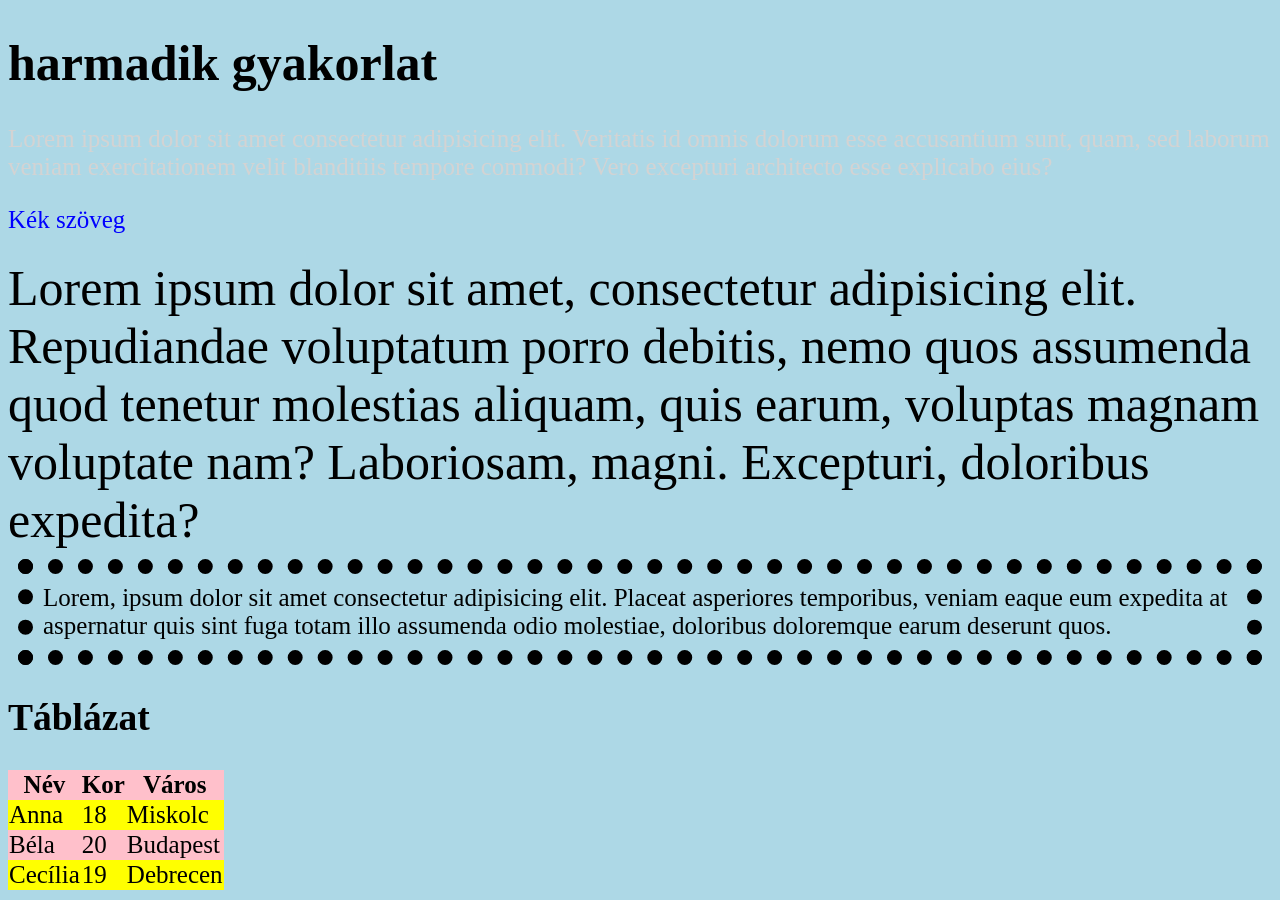
<file: 0921/index.html>
<!DOCTYPE html>

<html lang="hu">
<head>
    <meta charset="UTF-8">
    <meta name="viewport" content="width=device-width, initial-scale=1.0">

<link rel="stylesheet" href="harmadikgyak.css">
</head>

<body>

<h1>harmadik gyakorlat</h1>

<p>Lorem ipsum dolor sit amet consectetur adipisicing elit. Veritatis id omnis dolorum esse accusantium sunt, quam, sed laborum veniam exercitationem velit blanditiis tempore commodi? Vero excepturi architecto esse explicabo eius?</p>

<p class="blueClass">Kék szöveg</p>

<important>Lorem ipsum dolor sit amet, consectetur adipisicing elit. Repudiandae voluptatum porro debitis, nemo quos assumenda quod tenetur molestias aliquam, quis earum, voluptas magnam voluptate nam? Laboriosam, magni. Excepturi, doloribus expedita?</important>

<div class="borderClass">
    Lorem, ipsum dolor sit amet consectetur adipisicing elit. Placeat asperiores temporibus, veniam eaque eum expedita at aspernatur quis sint fuga totam illo assumenda odio molestiae, doloribus doloremque earum deserunt quos.
</div>

<h2>Táblázat</h2>

<table class="re">
    <tr>
        <th>Név</th>
        <th>Kor</th>
        <th>Város</th>
    </tr>

    <tr>
        <td>Anna</td>
        <td>18</td>
        <td>Miskolc</td>
    </tr>

    <tr>
        <td>Béla</td>
        <td>20</td>
        <td>Budapest</td>
    </tr>

    <tr>
        <td>Cecília</td>
        <td>19</td>
        <td>Debrecen</td>
    </tr>
</table>

</body>
</html>
</file>
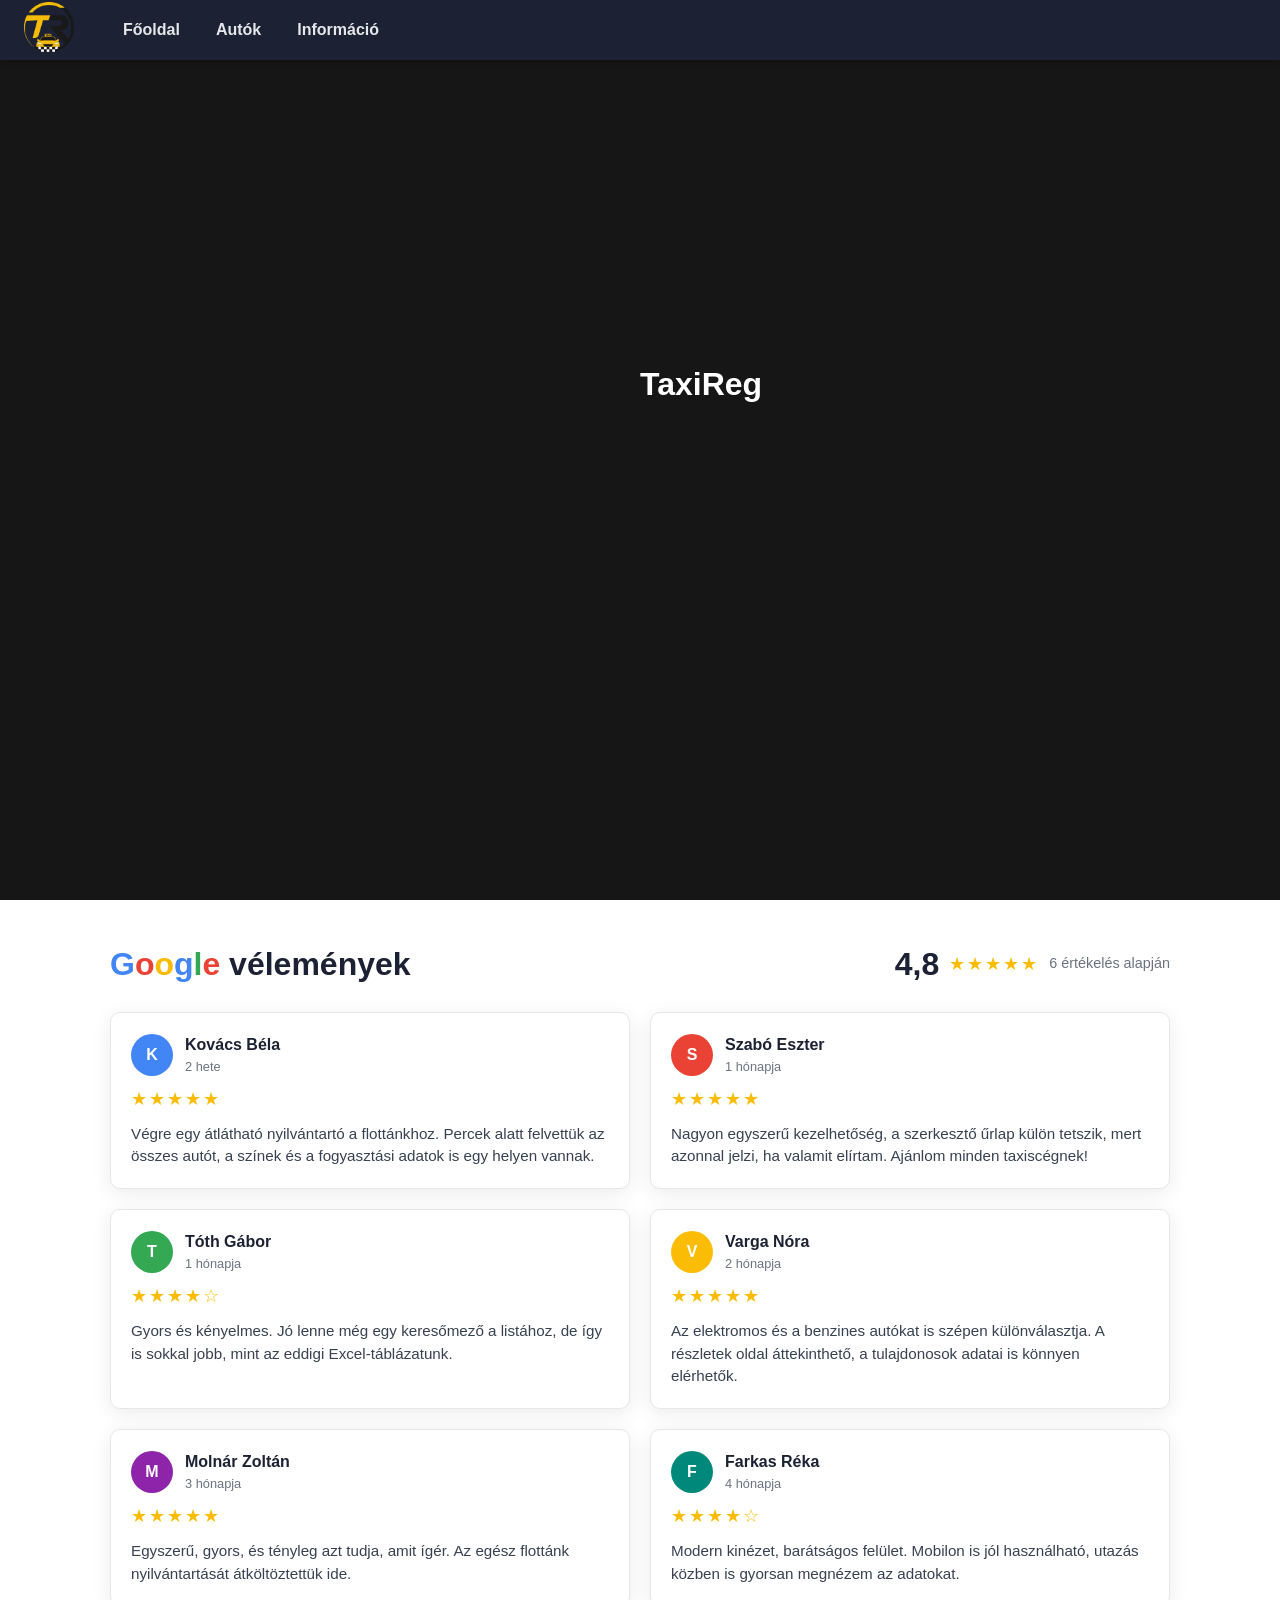
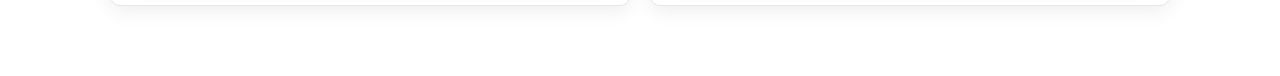
<file: feleves/index.html>
<!DOCTYPE html>
<html lang="hu">
<head>
    <meta charset="UTF-8">
    <meta name="viewport" content="width=device-width, initial-scale=1.0">
    <title>TaxiReg - Főoldal</title>
    <link rel="stylesheet" href="style.css?v=2">
    <link rel="stylesheet" href="form.css">
</head>
<body>
    <div class="intro">
        <h1 class="logo-header">
            <span class="logo">Taxi</span><span class="logo">Reg</span>
        </h1>
    </div>

    <div class="login-container">
        <h1 class="login-title">Üdvözöljük a TaxiReg oldalán!</h1>
        <div class="bemutato-card">
            <p>A <strong>TaxiReg</strong> egy modern online platform, amely segíti az utasok és
            taxisofőrök egymásra találását. Részletes adatbázist kínál a járművekről és
            sofőrökről, beleértve a műszaki adatokat, felszereltséget és értékeléseket. A
            személyre szabható keresési szűrők révén a felhasználók könnyen megtalálhatják az
            igényeiknek leginkább megfelelő taxit, így az utazás gyorsabb, kényelmesebb és
            biztonságosabb lesz.</p>
        </div>

        <div class="login-card">
            <img src="logo.png" alt="TaxiReg logó">
            <p><strong>Kezeld a taxiflotta autóit egy helyen!</strong></p>
            <a id="start-btn" href="cars.html">Tovább az autókhoz</a>
        </div>
    </div>


    <section class="reviews" aria-labelledby="reviews-title">
        <div class="reviews-head">
            <h2 id="reviews-title" class="reviews-title">
                <span class="g-blue">G</span><span class="g-red">o</span><span class="g-yellow">o</span><span class="g-blue">g</span><span class="g-green">l</span><span class="g-red">e</span> vélemények
            </h2>
            <div class="reviews-summary">
                <span class="reviews-score">4,8</span>
                <span class="review-stars">★★★★★</span>
                <span class="reviews-count">6 értékelés alapján</span>
            </div>
        </div>
        <div class="reviews-grid">
            <article class="review-card">
                <div class="review-top">
                    <span class="review-avatar" style="background:#4285f4;">K</span>
                    <div>
                        <div class="review-name">Kovács Béla</div>
                        <div class="review-date">2 hete</div>
                    </div>
                </div>
                <div class="review-stars" role="img" aria-label="5 csillag az 5-ből">★★★★★</div>
                <p class="review-text">Végre egy átlátható nyilvántartó a flottánkhoz. Percek alatt felvettük az összes autót, a színek és a fogyasztási adatok is egy helyen vannak.</p>
            </article>
            <article class="review-card">
                <div class="review-top">
                    <span class="review-avatar" style="background:#ea4335;">S</span>
                    <div>
                        <div class="review-name">Szabó Eszter</div>
                        <div class="review-date">1 hónapja</div>
                    </div>
                </div>
                <div class="review-stars" role="img" aria-label="5 csillag az 5-ből">★★★★★</div>
                <p class="review-text">Nagyon egyszerű kezelhetőség, a szerkesztő űrlap külön tetszik, mert azonnal jelzi, ha valamit elírtam. Ajánlom minden taxiscégnek!</p>
            </article>
            <article class="review-card">
                <div class="review-top">
                    <span class="review-avatar" style="background:#34a853;">T</span>
                    <div>
                        <div class="review-name">Tóth Gábor</div>
                        <div class="review-date">1 hónapja</div>
                    </div>
                </div>
                <div class="review-stars" role="img" aria-label="4 csillag az 5-ből">★★★★☆</div>
                <p class="review-text">Gyors és kényelmes. Jó lenne még egy keresőmező a listához, de így is sokkal jobb, mint az eddigi Excel-táblázatunk.</p>
            </article>
            <article class="review-card">
                <div class="review-top">
                    <span class="review-avatar" style="background:#fbbc05;">V</span>
                    <div>
                        <div class="review-name">Varga Nóra</div>
                        <div class="review-date">2 hónapja</div>
                    </div>
                </div>
                <div class="review-stars" role="img" aria-label="5 csillag az 5-ből">★★★★★</div>
                <p class="review-text">Az elektromos és a benzines autókat is szépen különválasztja. A részletek oldal áttekinthető, a tulajdonosok adatai is könnyen elérhetők.</p>
            </article>
            <article class="review-card">
                <div class="review-top">
                    <span class="review-avatar" style="background:#8e24aa;">M</span>
                    <div>
                        <div class="review-name">Molnár Zoltán</div>
                        <div class="review-date">3 hónapja</div>
                    </div>
                </div>
                <div class="review-stars" role="img" aria-label="5 csillag az 5-ből">★★★★★</div>
                <p class="review-text">Egyszerű, gyors, és tényleg azt tudja, amit ígér. Az egész flottánk nyilvántartását átköltöztettük ide.</p>
            </article>
            <article class="review-card">
                <div class="review-top">
                    <span class="review-avatar" style="background:#00897b;">F</span>
                    <div>
                        <div class="review-name">Farkas Réka</div>
                        <div class="review-date">4 hónapja</div>
                    </div>
                </div>
                <div class="review-stars" role="img" aria-label="4 csillag az 5-ből">★★★★☆</div>
                <p class="review-text">Modern kinézet, barátságos felület. Mobilon is jól használható, utazás közben is gyorsan megnézem az adatokat.</p>
            </article>
        </div>
    </section>

        <script src="app.js?v=2"></script></body>
</html>
</file>
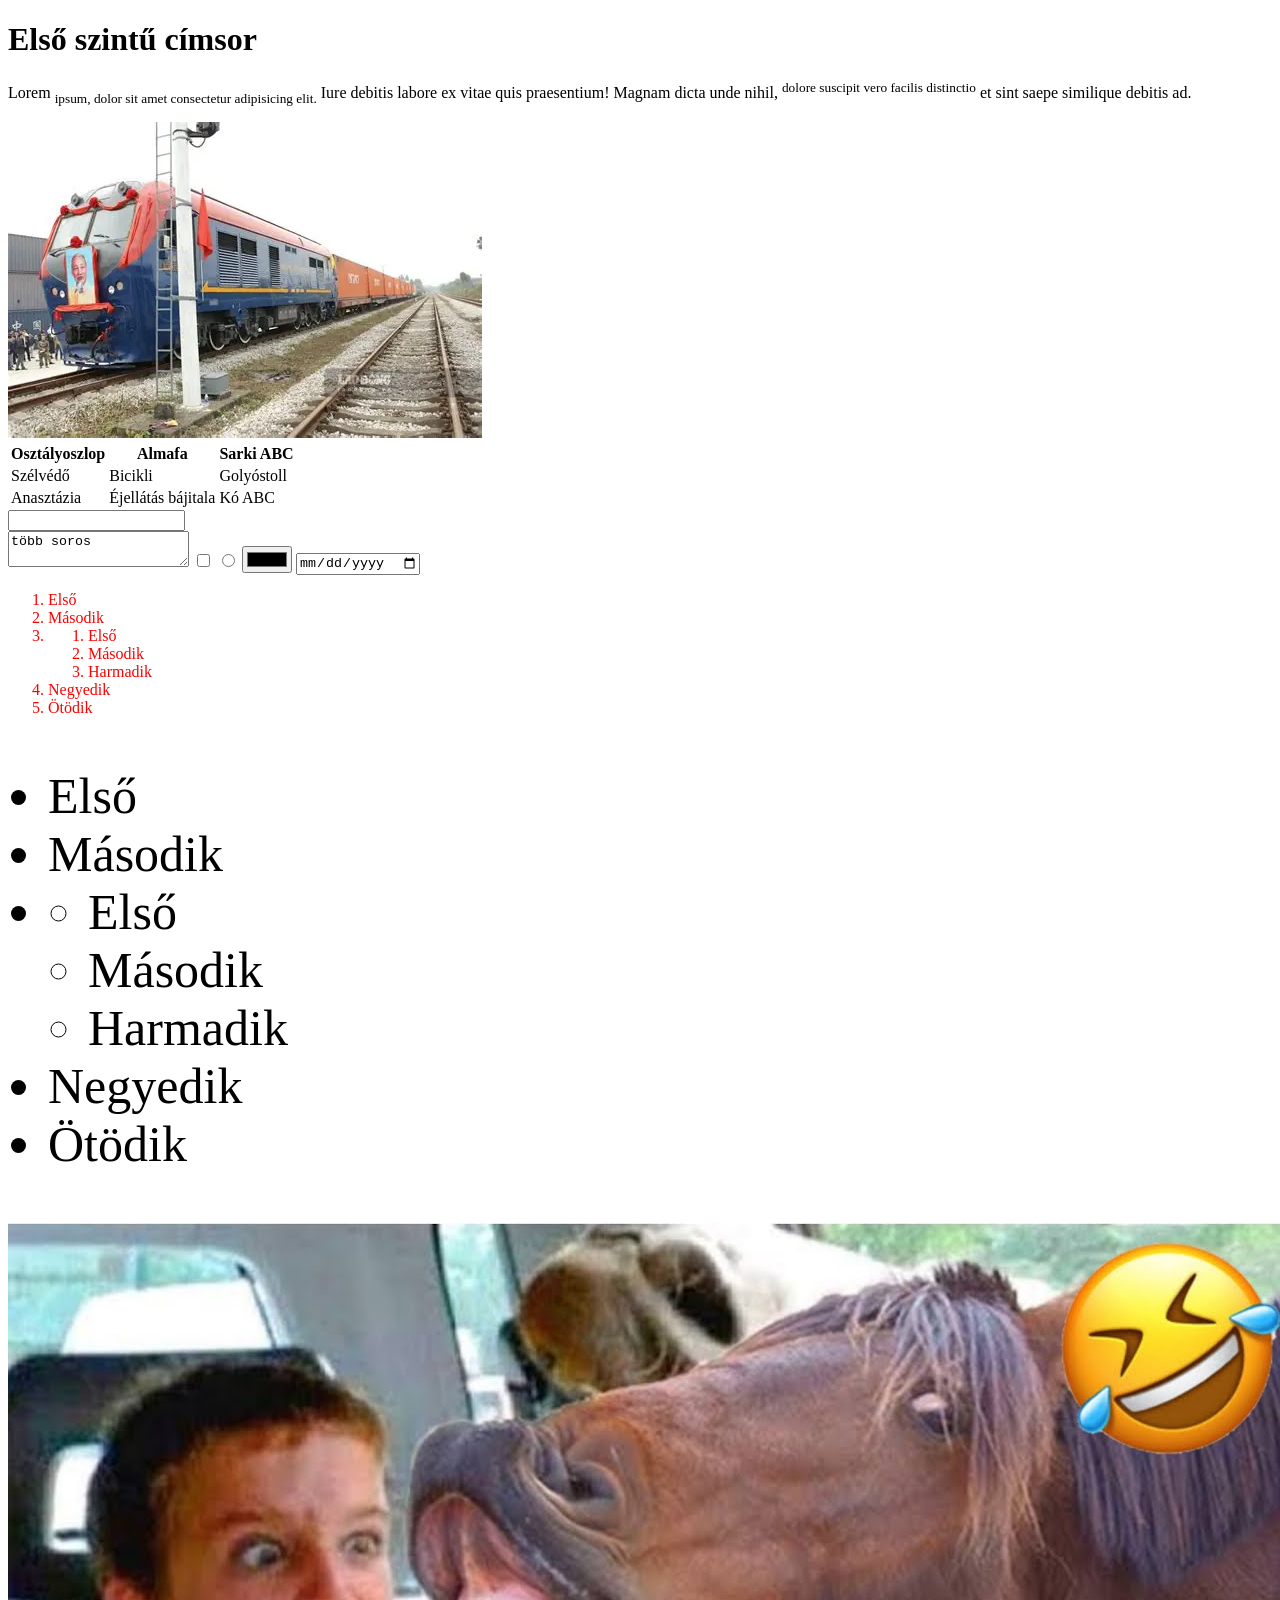
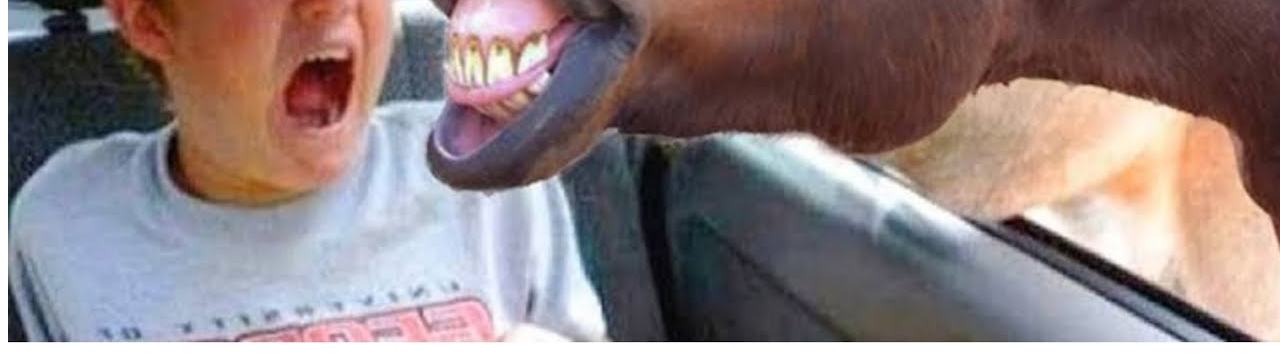
<file: gyak1/index.html>
<!DOCTYPE html>
<html lang="en">
<head>
    <meta charset="UTF-8">
    <meta name="viewport" content="width=device-width, initial-scale=1.0">
    <title>gyak1</title>
</head>
<body>
    <h1>Első szintű címsor</h1>
    <p>Lorem <sub>ipsum, dolor sit amet consectetur adipisicing elit.</sub> Iure debitis labore ex vitae quis praesentium! 
        Magnam dicta unde nihil, <sup>dolore suscipit vero facilis distinctio</sup> et sint saepe similique debitis ad.
    </p>
    <img src="kep.webp">
    <div stlye="font-family: Helvetica">
        <table>
            <tr>
            <th>Osztályoszlop</th>
            <th>Almafa</th>
            <th>Sarki ABC </th>
            </tr>
            <tr>
                <td>Szélvédő</td>
                <td>Bicikli</td>
                <td>Golyóstoll </td>
                </tr>
                <tr>
                    <td>Anasztázia</td>
                    <td>Éjellátás bájitala</td>
                    <td>Kó ABC </td>
                    </tr>

        </table>
    </div>

<input type="text">
<br>
<textarea name="szoveg" id="tobbsor">több soros</textarea>
<input type="checkbox">
<input type="radio">
<input type="color">
<input type="date">

<div style="color:red">
    <ol>
        <li>Első</li>
        <li>Második</li>
        <li><ol>
            <li>Első</li>
            <li>Második</li>
            <li>Harmadik</li>
        </ol></li>
        <li>Negyedik</li>
        <li>Ötödik</li>
    </ol>
</div>


<div style="font-size: 50px;">
    <ul>
        <li>Első</li>
        <li>Második</li>
        <li><ul>
            <li>Első</li>
            <li>Második</li>
            <li>Harmadik</li>
        </ul></li>
        <li>Negyedik</li>
        <li>Ötödik</li>
    </ul>
</div>


<img src="maxresdefault.jpg" alt="vicsorító ló">

</body>
</html>
</file>
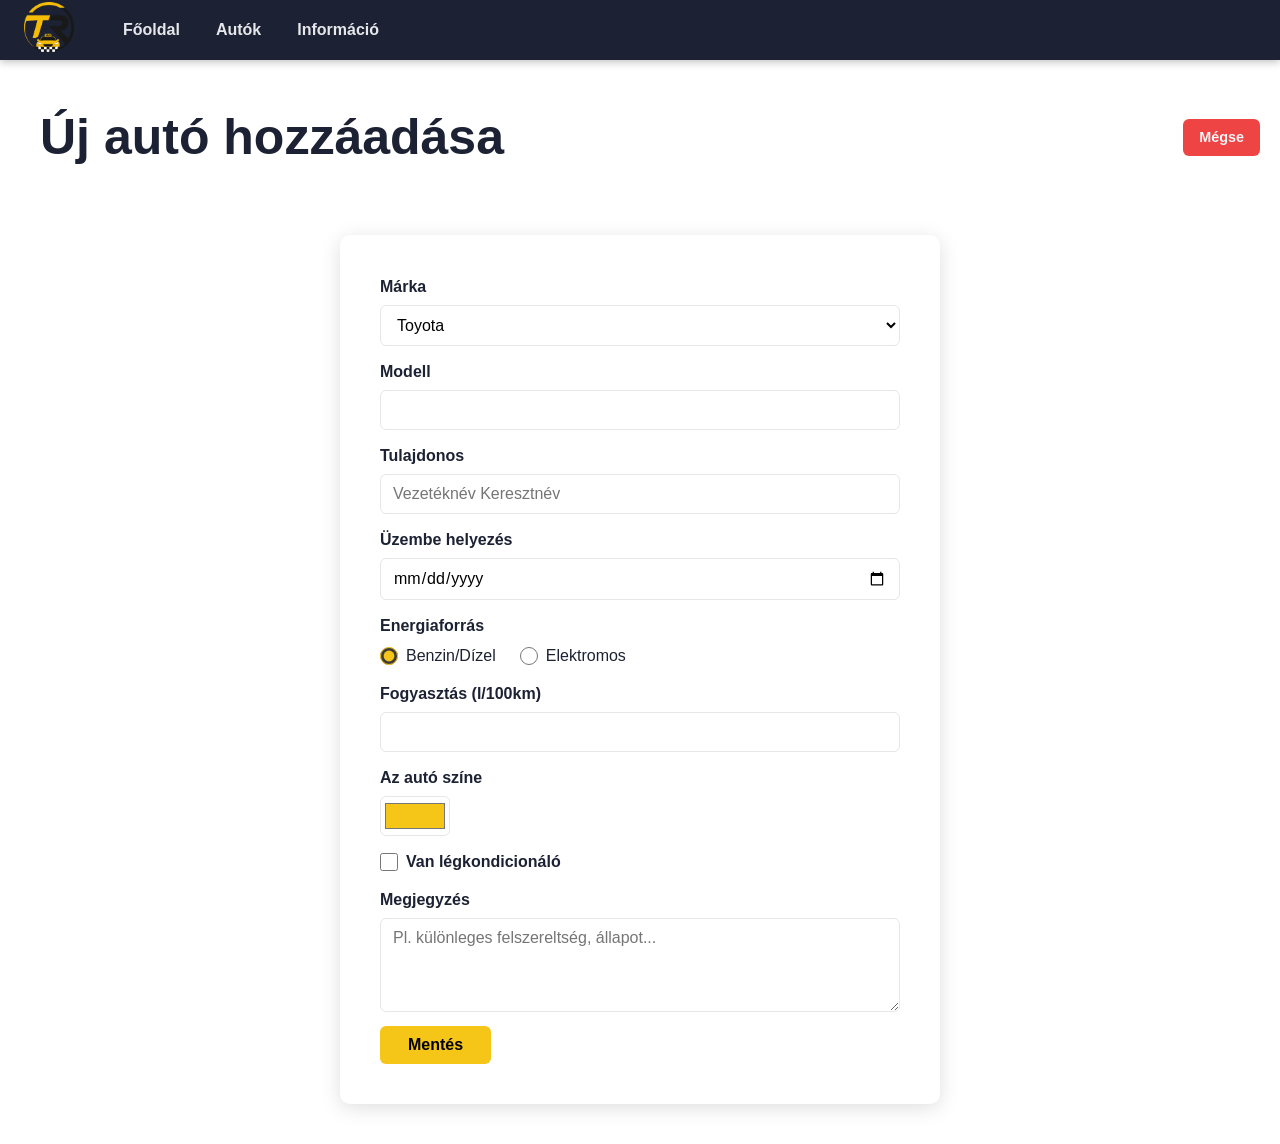
<file: feleves/add-car.html>
<!DOCTYPE html>
<html lang="hu">
<head>
    <meta charset="UTF-8">
    <meta name="viewport" content="width=device-width, initial-scale=1.0">
    <title>TaxiReg - Új autó hozzáadása</title>
    <link rel="stylesheet" href="style.css">
    <link rel="stylesheet" href="form.css">
</head>
<body>
<div class="header">
    <h1 class="cars-title">Új autó hozzáadása</h1>
    <a href="cars.html" class="header-btnred">Mégse</a>
</div>

<form class="form" novalidate id="form">
    <div class="form-group">
        <label for="brand">Márka</label>
        <select id="brand"></select>
    </div>
    <div class="form-group">
        <label for="model">Modell</label>
        <input id="model" type="text">
        <span class="field-error" id="err-model" role="alert"></span>
    </div>
    <div class="form-group">
        <label for="owner">Tulajdonos</label>
        <input type="text" id="owner" placeholder="Vezetéknév Keresztnév">
        <span class="field-error" id="err-owner" role="alert"></span>
    </div>
    <div class="form-group">
        <label for="date">Üzembe helyezés</label>
        <input type="date" id="date">
        <span class="field-error" id="err-date" role="alert"></span>
    </div>
    <div class="form-group">
        <label>Energiaforrás</label>
        <div class="inline-options">
            <label><input type="radio" name="fuel" value="fuel" checked> Benzin/Dízel</label>
            <label><input type="radio" name="fuel" value="electric"> Elektromos</label>
        </div>
    </div>
    <div class="form-group" id="fuelUseGroup">
        <label for="fuelUse">Fogyasztás (l/100km)</label>
        <input type="number" id="fuelUse" min="0" step="0.1">
        <span class="field-error" id="err-fuelUse" role="alert"></span>
    </div>
    <div class="form-group">
        <label for="color">Az autó színe</label>
        <input type="color" id="color" value="#f5c518">
    </div>
    <div class="form-group">
        <label class="check-label"><input type="checkbox" id="airCon"> Van légkondicionáló</label>
    </div>
    <div class="form-group">
        <label for="note">Megjegyzés</label>
        <textarea id="note" rows="4" placeholder="Pl. különleges felszereltség, állapot..."></textarea>
        <span class="field-error" id="err-note" role="alert"></span>
    </div>
    <button type="submit" class="btn">
        <span class="button_text">Mentés</span>
    </button>
</form>

<script src="app.js"></script>
<script>

    fillBrandSelect('brand');

    function readForm() {
        const electric = document.querySelector('input[name="fuel"]:checked').value === 'electric';
        return {
            brand: document.getElementById('brand').value,
            model: document.getElementById('model').value.trim(),
            owner: document.getElementById('owner').value.trim(),
            dayOfCommission: document.getElementById('date').value,
            electric: electric,
            fuelUse: electric ? 0 : parseFloat(document.getElementById('fuelUse').value),
            color: document.getElementById('color').value,
            airCon: document.getElementById('airCon').checked,
            note: document.getElementById('note').value.trim()
        };
    }

    function toggleFuelUse() {
        const electric = document.querySelector('input[name="fuel"]:checked').value === 'electric';
        document.getElementById('fuelUseGroup').style.display = electric ? 'none' : '';
        if (electric) {
            document.getElementById('fuelUse').value = '';
            setFieldError('fuelUse', '', '');
        }
    }

    document.querySelectorAll('input[name="fuel"]').forEach(r => r.addEventListener('change', toggleFuelUse));
    enableLiveValidation(readForm, '');

    document.getElementById('form').addEventListener('submit', function (e) {
    e.preventDefault();
    const car = readForm();
    if (!showFieldErrors(validateCar(car), '')) return;

    const btn = this.querySelector('button.btn');
    btn.classList.add('button--loading');
    btn.disabled = true;

    const wait = new Promise(resolve => setTimeout(resolve, 1000));

    Promise.all([createCar(car), wait])
        .then(() => {
            btn.classList.remove('button--loading');
            alert('Autó sikeresen létrehozva!');
            window.location.href = 'cars.html';
        })
        .catch(err => {
            btn.classList.remove('button--loading');
            btn.disabled = false;
            alert('Hiba: ' + err.message);
        });
});
</script>
</body>
</html>
</file>
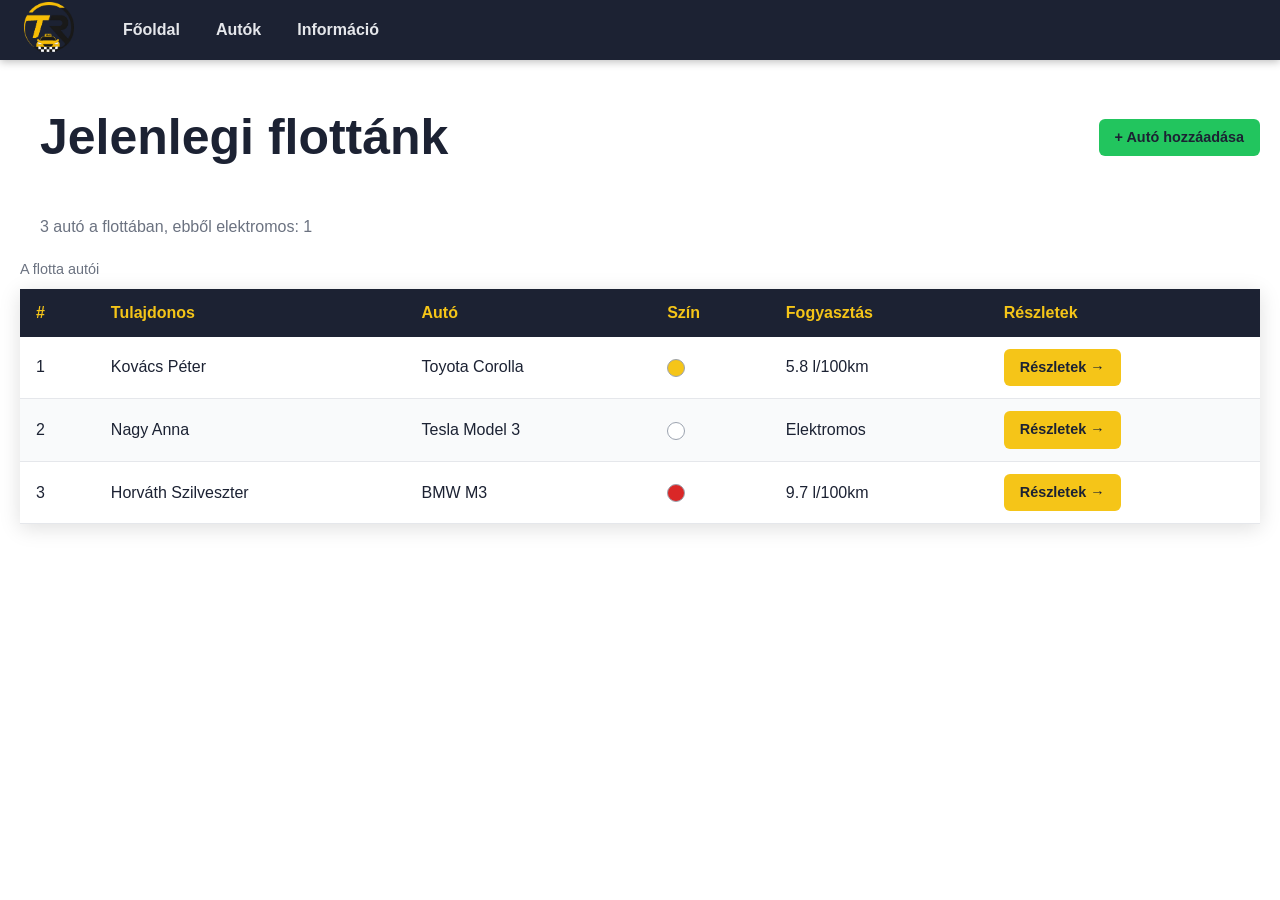
<file: feleves/car.html>
<!DOCTYPE html>
<html lang="hu">
<head>
    <meta charset="UTF-8">
    <meta name="viewport" content="width=device-width, initial-scale=1.0">
    <title>TaxiReg - Autó részletei</title>
    <link rel="stylesheet" href="style.css">
</head>
<body>
    <div id="car-detail"></div>
    <script src="app.js"></script>
    <script>

        const id = new URLSearchParams(window.location.search).get('id');
        if (!id) {
            alert("Nincs autó kiválasztva.");
            window.location.href = 'cars.html';
        }

        getCarDetails(id).then(car => {
            document.getElementById('car-detail').innerHTML = `
    <div class="car-detail-header">
        <span class="car-id">#${car.id}</span>
        <h1>${esc(car.brand)} ${esc(car.model)}</h1>
        <a class="btn-edt" href="editcar.html?id=${car.id}">Módosítás</a>
    </div>
    <div class="car-detail-grid">
        <div class="car-detail-item">
            <span class="car-detail-label">Tulajdonos</span>
            <span class="car-detail-value">${esc(car.owner)}</span>
        </div>
        <div class="car-detail-item">
            <span class="car-detail-label">Üzembe helyezés ideje</span>
            <span class="car-detail-value">${esc(car.dayOfCommission)}</span>
        </div>
        <div class="car-detail-item">
            <span class="car-detail-label">Fogyasztás</span>
            <span class="car-detail-value">${car.electric ? 'Elektromos' : Math.round(car.fuelUse * 10) / 10 + ' l/100km'}</span>
        </div>
        <div class="car-detail-item">
            <span class="car-detail-label">Hajtás</span>
            <span class="car-detail-value">${car.electric ? 'Elektromos' : 'Benzin/Dízel'}</span>
        </div>
        <div class="car-detail-item">
            <span class="car-detail-label">Szín</span>
            <span class="car-detail-value"><span class="color-dot" style="background:${esc(car.color || '#cccccc')};"></span> ${esc(car.color || '')}</span>
        </div>
        <div class="car-detail-item">
            <span class="car-detail-label">Klíma</span>
            <span class="car-detail-value">${car.airCon ? 'Van' : 'Nincs'}</span>
        </div>
        <div class="car-detail-item">
            <span class="car-detail-label">Megjegyzés</span>
            <span class="car-detail-value">${car.note ? esc(car.note) : '–'}</span>
        </div>
    </div>
    <div class="btn-row">
        <a class="btn" href="cars.html">← Vissza</a>
        <button class="btn-trl" onclick="handleDelete()">Törlés</button>
    </div>`;
        }).catch(err => {
            alert('Hiba: ' + err.message);
            window.location.href = 'cars.html';
        });

        function handleDelete() {
            if (!confirm('Biztosan törölni szeretnéd ezt az autót?')) return;
            deleteCar(id)
                .then(() => {
                    alert('Autó sikeresen törölve!');
                    window.location.href = 'cars.html';
                })
                .catch(err => alert('Hiba történt a törlés során: ' + err.message));
        }
    </script>
</body>
</html>
</file>
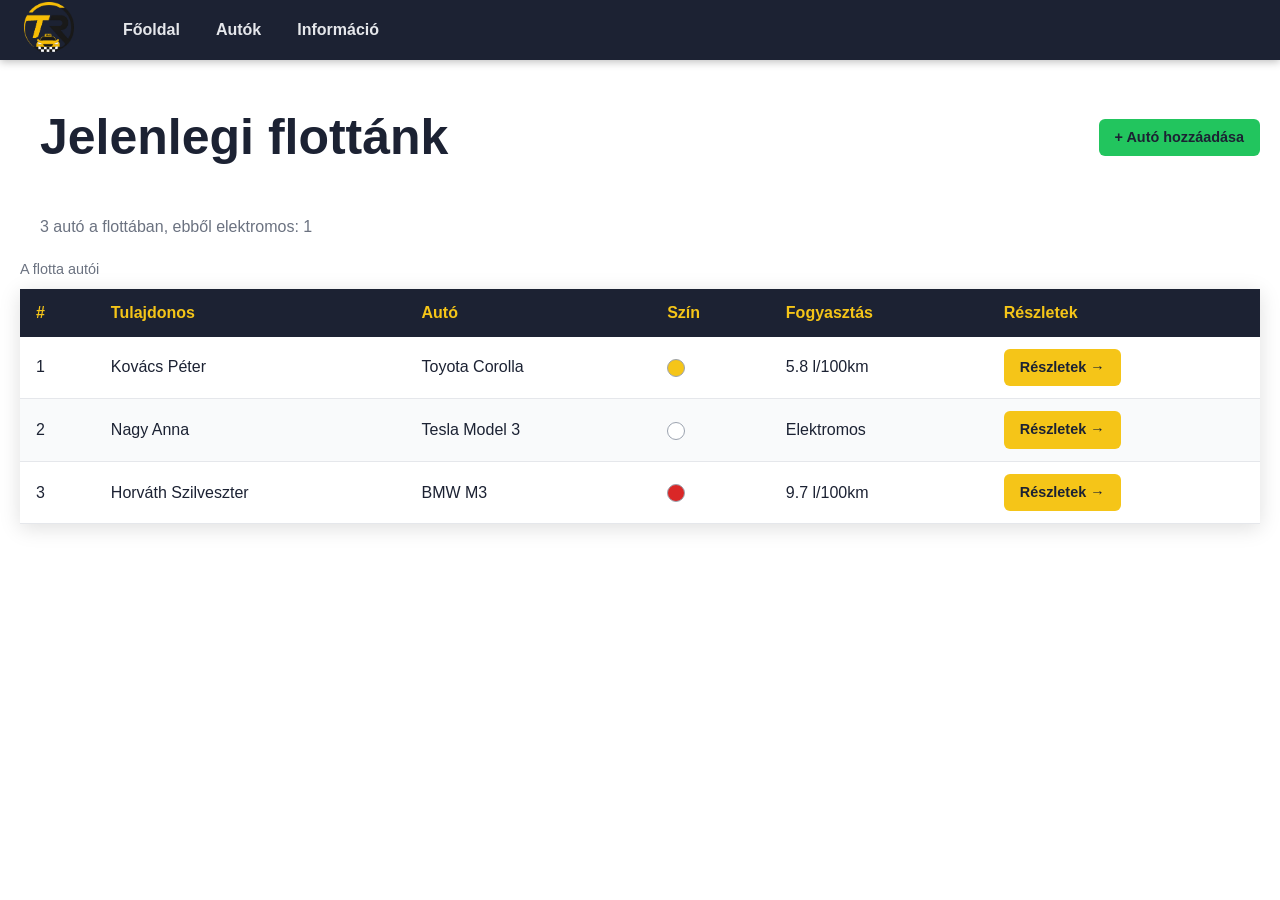
<file: feleves/cars.html>
<!DOCTYPE html>
<html lang="hu">
<head>
    <meta charset="UTF-8">
    <meta name="viewport" content="width=device-width, initial-scale=1.0">
    <title>TaxiReg - Autók</title>
    <link rel="stylesheet" href="style.css">
    <style>
        #summary { padding: 0 20px 12px 40px; color: #6b7280; }
        .empty { padding: 20px; color: #6b7280; }
    </style>
</head>
<body>
<div class="header">
    <h1 class="cars-title">Jelenlegi flottánk</h1>
    <a href="add-car.html" class="header-btn">+ Autó hozzáadása</a>
</div>

<p id="summary"></p>

<div class="table-wrap">
    <table class="car-table">
        <caption>A flotta autói</caption>
        <thead>
            <tr>
                <th>#</th>
                <th>Tulajdonos</th>
                <th>Autó</th>
                <th>Szín</th>
                <th>Fogyasztás</th>
                <th>Részletek</th>
            </tr>
        </thead>
        <tbody id="car-list"></tbody>
    </table>
</div>

<script src="app.js"></script>
<script>

    getCars().then(cars => {
        const list = document.getElementById("car-list");
        document.getElementById("summary").textContent = cars.length + ' autó a flottában, ebből elektromos: ' + cars.filter(c => c.electric).length;

        if (cars.length === 0) {
            list.innerHTML = '<tr><td colspan="6" class="empty">Még nincs egyetlen autó sem a flottában. Add hozzá az elsőt!</td></tr>';
            return;
        }
        cars.forEach(car => {
            const row = document.createElement('tr');
            row.innerHTML = `
                <td>${car.id}</td>
                <td>${esc(car.owner)}</td>
                <td>${esc(car.brand)} ${esc(car.model)}</td>
                <td><span class="color-dot" style="background:${esc(car.color || '#cccccc')};"></span></td>
                <td>${car.electric ? 'Elektromos' : Math.round(car.fuelUse * 10) / 10 + ' l/100km'}</td>
                <td><a href="car.html?id=${car.id}" class="btn">Részletek →</a></td>`;
            list.appendChild(row);
        });
    });
</script>
</body>
</html>
</file>
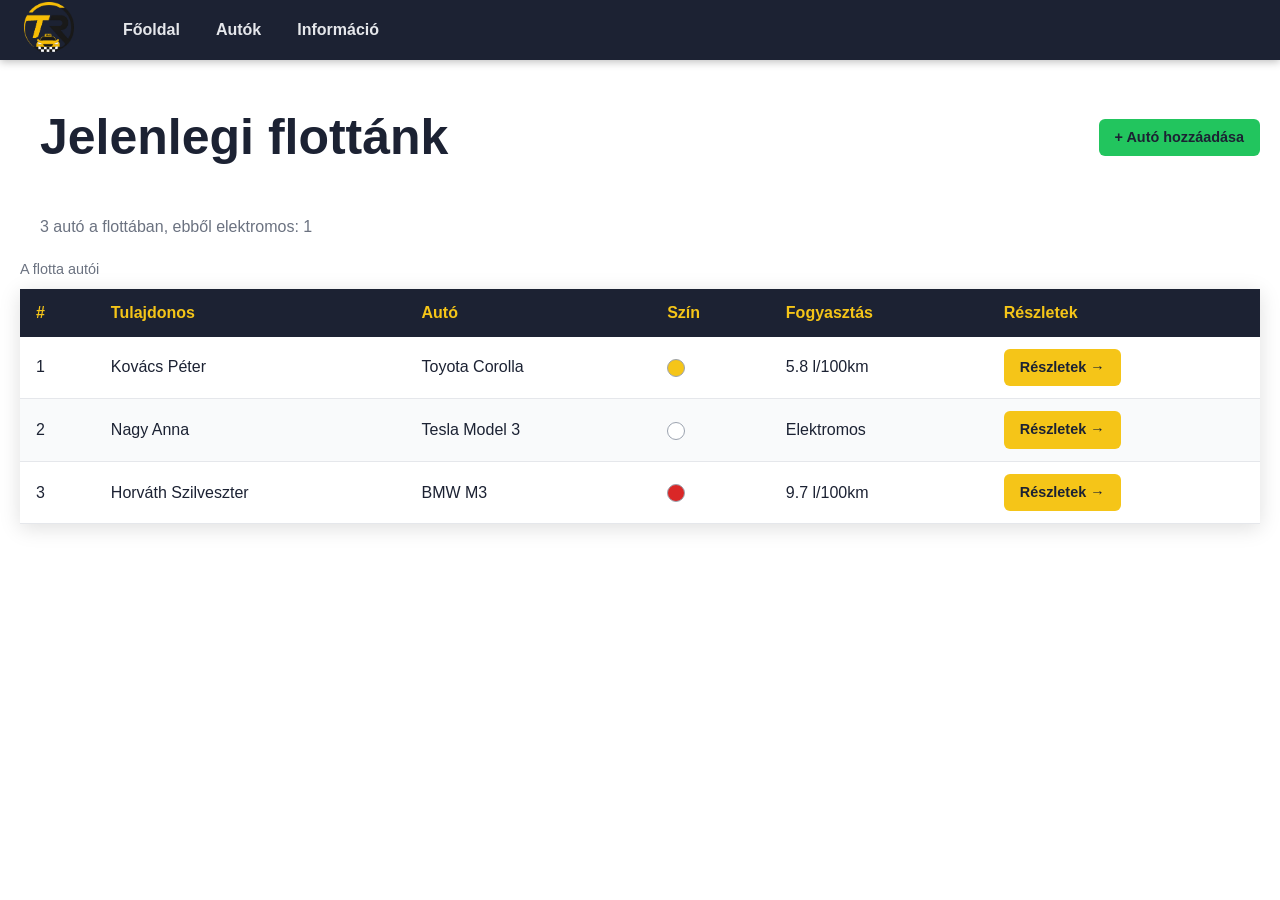
<file: feleves/editcar.html>
<!DOCTYPE html>
<html lang="hu">
<head>
    <meta charset="UTF-8">
    <meta name="viewport" content="width=device-width, initial-scale=1.0">
    <title>TaxiReg - Autó szerkesztése</title>
    <link rel="stylesheet" href="style.css">
    <link rel="stylesheet" href="form.css">
</head>
<body>
<div class="header">
    <h1 class="cars-title">Autó szerkesztése</h1>
    <a id="back-btn" href="cars.html" class="header-btnred">← Vissza</a>
</div>

<form class="form" novalidate id="editForm">
    <div class="form-group">
        <label for="brand2">Márka</label>
        <select id="brand2"></select>
    </div>
    <div class="form-group">
        <label for="model2">Modell</label>
        <input id="model2" type="text">
        <span class="field-error" id="err-model2" role="alert"></span>
    </div>
    <div class="form-group">
        <label for="owner2">Tulajdonos</label>
        <input type="text" id="owner2" placeholder="Vezetéknév Keresztnév">
        <span class="field-error" id="err-owner2" role="alert"></span>
    </div>
    <div class="form-group">
        <label for="date2">Üzembe helyezés</label>
        <input type="date" id="date2">
        <span class="field-error" id="err-date2" role="alert"></span>
    </div>
    <div class="form-group">
        <label>Energiaforrás</label>
        <div class="inline-options">
            <label><input type="radio" name="fuel2" value="fuel" checked> Benzin/Dízel</label>
            <label><input type="radio" name="fuel2" value="electric"> Elektromos</label>
        </div>
    </div>
    <div class="form-group" id="fuelUseGroup2">
        <label for="fuelUse2">Fogyasztás (l/100km)</label>
        <input type="number" id="fuelUse2" min="0" step="0.1">
        <span class="field-error" id="err-fuelUse2" role="alert"></span>
    </div>
    <div class="form-group">
        <label for="color2">Az autó színe</label>
        <input type="color" id="color2" value="#f5c518">
    </div>
    <div class="form-group">
        <label class="check-label"><input type="checkbox" id="airCon2"> Van légkondicionáló</label>
    </div>
    <div class="form-group">
        <label for="note2">Megjegyzés</label>
        <textarea id="note2" rows="4" placeholder="Pl. különleges felszereltség, állapot..."></textarea>
        <span class="field-error" id="err-note2" role="alert"></span>
    </div>
    <button type="submit" class="btn">
        <span class="button_text">Mentés</span>
    </button>
</form>

<script src="app.js"></script>
<script>

    const carId = new URLSearchParams(window.location.search).get('id');
    if (!carId) {
        alert("Nincs autó kiválasztva.");
        window.location.href = 'cars.html';
    }
    document.getElementById('back-btn').href = 'car.html?id=' + carId;

    fillBrandSelect('brand2');

    function readForm() {
        const electric = document.querySelector('input[name="fuel2"]:checked').value === 'electric';
        return {
            brand: document.getElementById('brand2').value,
            model: document.getElementById('model2').value.trim(),
            owner: document.getElementById('owner2').value.trim(),
            dayOfCommission: document.getElementById('date2').value,
            electric: electric,
            fuelUse: electric ? 0 : parseFloat(document.getElementById('fuelUse2').value),
            color: document.getElementById('color2').value,
            airCon: document.getElementById('airCon2').checked,
            note: document.getElementById('note2').value.trim()
        };
    }

    function toggleFuelUse() {
        const electric = document.querySelector('input[name="fuel2"]:checked').value === 'electric';
        document.getElementById('fuelUseGroup2').style.display = electric ? 'none' : '';
        if (electric) {
            document.getElementById('fuelUse2').value = '';
            setFieldError('fuelUse', '2', '');
        }
    }

    document.querySelectorAll('input[name="fuel2"]').forEach(r => r.addEventListener('change', toggleFuelUse));
    enableLiveValidation(readForm, '2');

    getCarDetails(carId)
        .then(car => {
            document.getElementById('brand2').value = car.brand;
            document.getElementById('model2').value = car.model;
            document.getElementById('owner2').value = car.owner;
            document.getElementById('date2').value = car.dayOfCommission ? car.dayOfCommission.substring(0, 10) : '';
            document.querySelector('input[name="fuel2"][value="' + (car.electric ? 'electric' : 'fuel') + '"]').checked = true;
            document.getElementById('fuelUse2').value = car.electric ? '' : car.fuelUse;
            document.getElementById('color2').value = car.color || '#f5c518';
            document.getElementById('airCon2').checked = !!car.airCon;
            document.getElementById('note2').value = car.note || '';
            toggleFuelUse();
        })
        .catch(err => {
            alert('Hiba: ' + err.message);
            window.location.href = 'cars.html';
        });

   document.getElementById('editForm').addEventListener('submit', function (e) {
    e.preventDefault();
    const car = readForm();
    if (!showFieldErrors(validateCar(car), '2')) return;

    const btn = this.querySelector('button.btn');
    btn.classList.add('button--loading');
    btn.disabled = true;

    const wait = new Promise(resolve => setTimeout(resolve, 1000));

    Promise.all([updateCar(carId, car), wait])
        .then(() => {
            btn.classList.remove('button--loading');
            alert('Autó sikeresen módosítva!');
            window.location.href = 'car.html?id=' + carId;
        })
        .catch(err => {
            btn.classList.remove('button--loading');
            btn.disabled = false;
            alert('Hiba történt a mentés során: ' + err.message);
        });

   });
</script>   
</body>
</html>
</file>
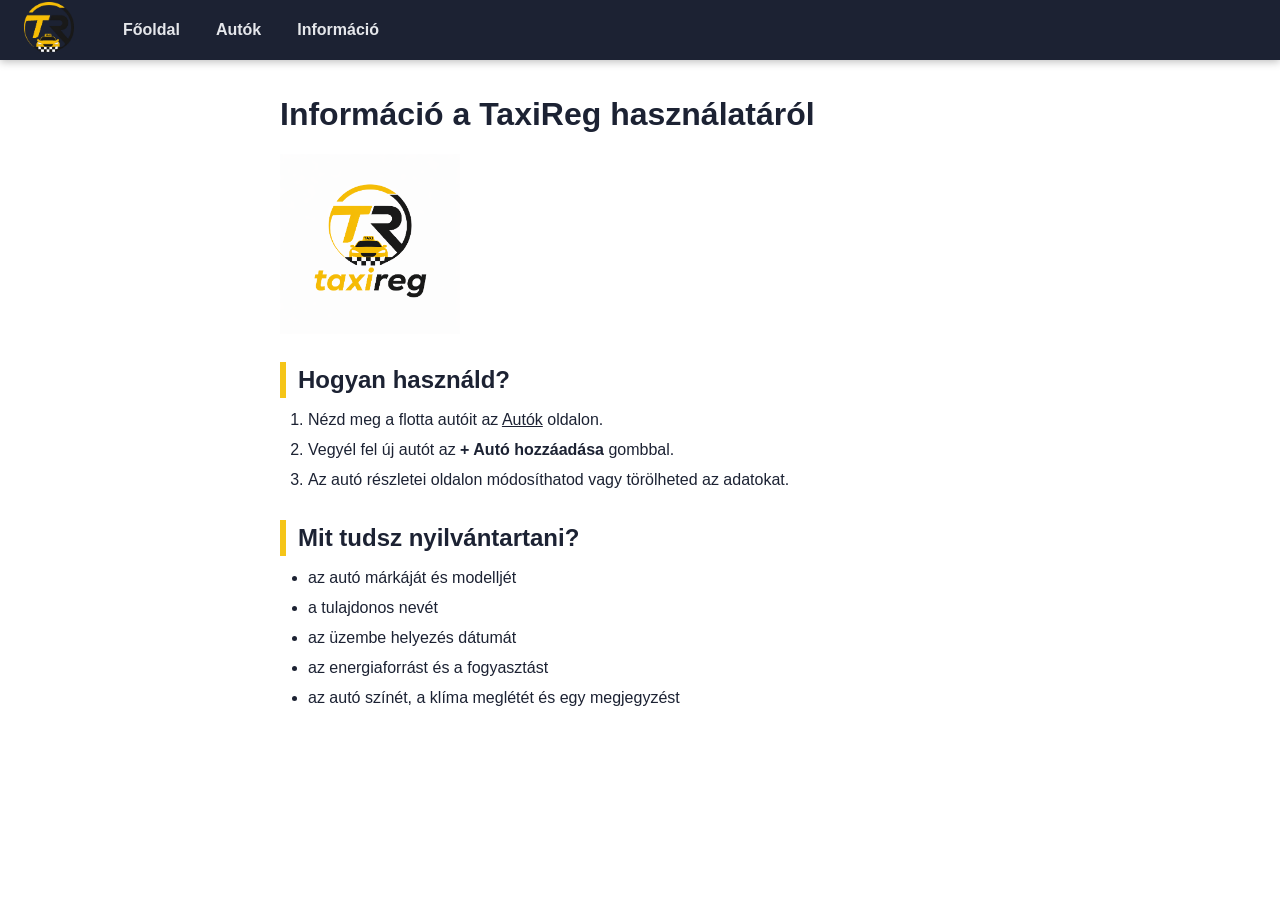
<file: feleves/info.html>
<!DOCTYPE html>
<html lang="hu">
<head>
    <meta charset="UTF-8">
    <meta name="viewport" content="width=device-width, initial-scale=1.0">
    <title>TaxiReg - Információ</title>
    <link rel="stylesheet" href="style.css">
    <style>
        .info-page { max-width: 760px; margin: 30px auto 60px; padding: 0 20px; }
        .info-page h2 { margin: 28px 0 10px; border-left: 6px solid #f5c518; padding-left: 12px; }
        .info-page ol, .info-page ul { margin-left: 28px; }
        .info-page li { margin-bottom: 6px; }
        .info-box { background: #fff8d6; border: 1px solid #f5c518; border-radius: 8px; padding: 14px 18px; margin-top: 20px; }
    </style>
</head>
<body>
    <div class="info-page">
        <h1>Információ a TaxiReg használatáról</h1>

        <img src="logo.png" alt="TaxiReg logó" width="180" style="display:block; margin:16px 0;">

        <h2>Hogyan használd?</h2>
        <ol>
            <li>Nézd meg a flotta autóit az <a href="cars.html">Autók</a> oldalon.</li>
            <li>Vegyél fel új autót az <span style="font-weight:700;">+ Autó hozzáadása</span> gombbal.</li>
            <li>Az autó részletei oldalon módosíthatod vagy törölheted az adatokat.</li>
        </ol>

        <h2>Mit tudsz nyilvántartani?</h2>
        <ul>
            <li>az autó márkáját és modelljét</li>
            <li>a tulajdonos nevét</li>
            <li>az üzembe helyezés dátumát</li>
            <li>az energiaforrást és a fogyasztást</li>
            <li>az autó színét, a klíma meglétét és egy megjegyzést</li>
        </ul>

    </div>

    <script src="app.js"></script>
</body>
</html>
</file>
<file: 0921/harmadikgyak.css>
body {
        background-color: lightblue;
        font-size: 25px;
    }

    p {
        color: lightgray;
        align-items: center;
    }

    .blueClass {
        color: blue;
    }

    important {
        font-size: 50px;
    }

    .borderClass {
        border: 15px;
        padding : 10px;
        margin: 10px;
        border-style: dotted;
        border-radius: 5px;

    }

    table {
        background-color: pink;
        padding: 5px;
        border: 5px;
    }

    table tr:nth-child(even) {
        background-color: yellow;
    }

    table.hover {
        background-color: orange;
    }
 
    table.re {
        border-collapse: collapse;
    }
</file>
<file: feleves/style.css>
*, *::before, *::after { box-sizing: border-box; margin: 0; padding: 0; }

body {
    font-family: 'Outfit', Arial, sans-serif;
    background: white;
    color: #1c2233;
    min-height: 100vh;
    line-height: 1.5;
    font-size: 16px;
}

a { color: #1c2233; text-decoration: underline; }
a:hover { color: #b8860b; }
a:visited { color: #4b5563; }
a:focus-visible, button:focus-visible { outline: 3px solid #f5c518; outline-offset: 2px; }

.navbar {
    background: #1c2233;
    padding: 0 24px;
    height: 60px;
    display: flex;
    align-items: center;
    gap: 35px;
    position: sticky;
    top: 0;
    z-index: 100;
    box-shadow: 0 2px 8px rgba(0,0,0,0.25);
}
.menu { display: flex; list-style: none; gap: 8px; }
.menu a,
.menu a:visited {
    color: #e5e7eb;
    text-decoration: none;
    padding: 8px 14px;
    border-radius: 6px;
    font-weight: 600;
    transition: background 0.2s, color 0.2s;
}
.menu a:hover { background: #f5c518; color: #1c2233; }
.navbar-right { margin-left: auto; }
.hidden { display: none; }

.login-container {
    min-height: calc(100vh - 60px);
    display: flex;
    flex-direction: column;
    align-items: center;
    justify-content: center;
    gap: 16px;
    padding: 20px;
}
.login-title { font-size: 4rem; font-weight: 700; margin-bottom: 8px; text-align: center; }
.bemutato-card { padding: 7px 57px; max-width: 923px; }
.login-card {
    background: #ffffff;
    border-radius: 10px;
    padding: 48px 40px;
    max-width: 420px;
    width: 100%;
    text-align: center;
    box-shadow: 0 4px 20px rgba(0,0,0,0.13);
}
.login-card img { max-width: 160px; margin-bottom: 12px; }

#start-btn,
#start-btn:visited {
    display: inline-block;
    background: #f5c518;
    color: #1c2233;
    border-radius: 6px;
    padding: 10px 24px;
    font-size: 1rem;
    font-weight: 600;
    text-decoration: none;
    margin-top: 12px;
}
#start-btn:hover { background: #d4a910; color: #1c2233; }

.btn, .btn-edt, .btn-trl, .header-btn, .header-btnred {
    position: relative;
    border: none;
    border-radius: 6px;
    padding: 8px 16px;
    font-size: 0.9rem;
    font-weight: 600;
    cursor: pointer;
    text-decoration: none;
    display: inline-block;
    transition: background 0.2s;
}
.btn { background: #f5c518; color: #1c2233; }
.btn:hover { background: #d4a910; color: #1c2233; }
.btn-edt, .btn-edt:visited { background: #6b7280; color: #e5e7eb; }
.btn-edt:hover { background: #4b5563; color: #ffffff; }
.btn-trl { background: #dc2626; color: #f4f5f7; }
.btn-trl:hover { background: #b91c1c; }
.header-btn, .header-btn:visited { background: #22c55e; color: #1c2233; }
.header-btn:hover { background: #16a34a; color: #1c2233; }
.header-btnred, .header-btnred:visited { background: #ef4444; color: #f4f5f7; }
.header-btnred:hover { background: #dc2626; color: #ffffff; }
.button_text{
    font: bold 'Quicksand', san-serif;
    color: black;
    transition: all 0.2s;
}
.button--loading .button_text{
    visibility: hidden;
    opacity: 0;
}
.button--loading::after{
    content: "";
    position: absolute;
    width: 21px;
    height: 21px;
    top: 0;
    bottom: 0;
    right: 0;
    left: 0;
    margin: auto;
    border: 5px solid transparent;
    border-top-color: #ffffff;
    border-radius: 50%;
    animation: button-loading-spinner 1s ease infinite;
}

@keyframes button-loading-spinner {
    from{
        transform: rotate(0turn);
    }
    to{
        transform: rotate(1turn);
    }
}


.header { display: flex; justify-content: space-between; align-items: center; padding: 20px; flex-wrap: wrap; gap: 10px; }
.cars-title { font-size: 50px; padding: 20px; }

.table-wrap { overflow-x: auto; padding: 0 20px 40px; }
.car-table {
    width: 100%;
    border-collapse: collapse;
    background: #ffffff;
    box-shadow: 0 4px 20px rgba(0,0,0,0.13);
}
.car-table caption { text-align: left; padding: 8px 0; color: #6b7280; font-size: 0.9rem; }
.car-table th {
    background: #1c2233;
    color: #f5c518;
    text-align: left;
    padding: 12px 16px;
}
.car-table td { padding: 12px 16px; border-bottom: 1px solid #e5e7eb; }
.car-table tbody tr:nth-child(even) { background: #f9fafb; }
.car-table tbody tr:hover { background: #fff8d6; }
.color-dot {
    display: inline-block;
    width: 18px;
    height: 18px;
    border-radius: 50%;
    border: 1px solid #9ca3af;
    vertical-align: middle;
}

#car-detail {
    max-width: 600px;
    margin: 40px auto;
    background: #ffffff;
    border: 1px solid #e5e7eb;
    border-radius: 10px;
    padding: 32px;
    box-shadow: 0 4px 20px rgba(0,0,0,0.13);
    display: flex;
    flex-direction: column;
    gap: 12px;
}
.car-detail-header { display: flex; justify-content: space-between; align-items: center; margin-top: 10px; }
.car-id { font-size: 1.3rem; color: #6b7280; font-weight: 600; padding: 15px; }
.car-detail-grid { display: contents; }
.car-detail-item { display: flex; flex-direction: column; gap: 4px; background: #f4f5f7; padding: 12px 16px; }
.car-detail-label { font-size: 0.75rem; text-transform: uppercase; letter-spacing: 0.08em; color: #6b7280; }
.car-detail-value { font-size: 1rem; font-weight: 500; }
.btn-row { display: flex; justify-content: space-between; align-items: center; margin-top: 10px; }

@media (max-width: 700px) {
    .login-title { font-size: 2.4rem; }
    .cars-title { font-size: 32px; padding: 10px; }
    .bemutato-card { padding: 7px 16px; }
}

.intro{
    position: fixed;
    z-index: 1;
    left: 0%;
    top: 0%;
    width: 100%;
    height: 100vh;
    background-color: #161616;
    transition: 2s;
}
.logo-header{
    position: absolute;
    top: 40%;
    left: 50%;
    transform: (translate(-50%, -50%));
    color: #ffffff;
}
.logo{
    position: relative;
    display: inline-block;
    bottom: -20px;
    opacity: 0;
}
.logo.active{
    bottom: 0;
    opacity: 1;
    transition: ease-in-out 0.7s;
}
.logo.fade{
    bottom: 150px;
    opacity: 0;
    transition: ease-in-out 0.7s;
}

.reviews { max-width: 1100px; margin: 0 auto; padding: 40px 20px 70px; }
.reviews-head { display: flex; justify-content: space-between; align-items: center; flex-wrap: wrap; gap: 14px; margin-bottom: 24px; }
.reviews-title { font-size: 2rem; font-weight: 700; }
.g-blue { color: #4285f4; } .g-red { color: #ea4335; } .g-yellow { color: #fbbc05; } .g-green { color: #34a853; }
.reviews-summary { display: flex; align-items: center; gap: 10px; }
.reviews-score { font-size: 2rem; font-weight: 700; }
.reviews-count { color: #6b7280; font-size: 0.9rem; }
.review-stars { color: #fbbc05; letter-spacing: 2px; font-size: 1.1rem; }
.reviews-grid { display: grid; grid-template-columns: repeat(2, 1fr); gap: 20px; }
@media (max-width: 700px) { .reviews-grid { grid-template-columns: 1fr; } }
.review-card { background: #ffffff; border: 1px solid #e5e7eb; border-radius: 10px; padding: 20px; box-shadow: 0 4px 20px rgba(0,0,0,0.08); display: flex; flex-direction: column; gap: 10px; transition: transform 0.2s, box-shadow 0.2s; }
.review-card:hover { transform: translateY(-4px); box-shadow: 0 8px 26px rgba(0,0,0,0.14); }
.review-top { display: flex; align-items: center; gap: 12px; }
.review-avatar { width: 42px; height: 42px; border-radius: 50%; color: #ffffff; font-weight: 700; display: flex; align-items: center; justify-content: center; flex-shrink: 0; }
.review-name { font-weight: 600; }
.review-date { font-size: 0.8rem; color: #6b7280; }
.review-text { color: #374151; font-size: 0.95rem; }

.reveal { opacity: 0; transform: translateY(40px); transition: opacity 0.7s ease, transform 0.7s ease; }
.reveal.show { opacity: 1; transform: translateY(0); }
@media (prefers-reduced-motion: reduce) {
    .reveal { transform: none; }
}
.review-card.reveal.show:hover { transform: translateY(-4px); }
</file>
<file: feleves/form.css>
.form {
    max-width: 600px;
    margin: 20px auto 40px;
    background: #ffffff;
    border-radius: 10px;
    box-shadow: 0 4px 20px rgba(0,0,0,0.13);
    display: flex;
    flex-direction: column;
    gap: 14px;
    padding: 40px;
}
.form-group { display: flex; flex-direction: column; gap: 6px; }
.form-group > label { font-weight: 600; }

.form input[type="text"],
.form input[type="number"],
.form input[type="date"],
.form select,
.form textarea {
    padding: 10px 12px;
    border: 1.5px solid #e5e7eb;
    border-radius: 6px;
    font-size: 1rem;
    font-family: inherit;
    background: #ffffff;
}
.form input:focus,
.form select:focus,
.form textarea:focus {
    outline: none;
    border-color: #f5c518;
    box-shadow: 0 0 0 3px rgba(245,197,24,0.2);
}

.form textarea { min-height: 90px; resize: vertical; }

.form input[type="color"] {
    width: 70px;
    height: 40px;
    padding: 2px;
    border: 1.5px solid #e5e7eb;
    border-radius: 6px;
    cursor: pointer;
    background: #ffffff;
}

.form input[type="radio"],
.form input[type="checkbox"] { accent-color: #f5c518; width: 18px; height: 18px; }
.inline-options { display: flex; gap: 24px; flex-wrap: wrap; }
.inline-options label,
.check-label { display: flex; align-items: center; gap: 8px; font-weight: 400; cursor: pointer; }

.form button.btn { align-self: flex-start; padding: 10px 28px; font-size: 1rem; }

.field-error {
    color: #dc2626;
    font-size: 0.85rem;
    font-weight: 600;
}
.field-error:empty { display: none; }

.form input.input-error,
.form select.input-error,
.form textarea.input-error {
    border-color: #dc2626;
    background: #fef2f2;
}
.form input.input-error:focus,
.form textarea.input-error:focus {
    border-color: #dc2626;
    box-shadow: 0 0 0 3px rgba(220,38,38,0.2);
}
.form input.input-ok,
.form textarea.input-ok { border-color: #22c55e; }
</file>
